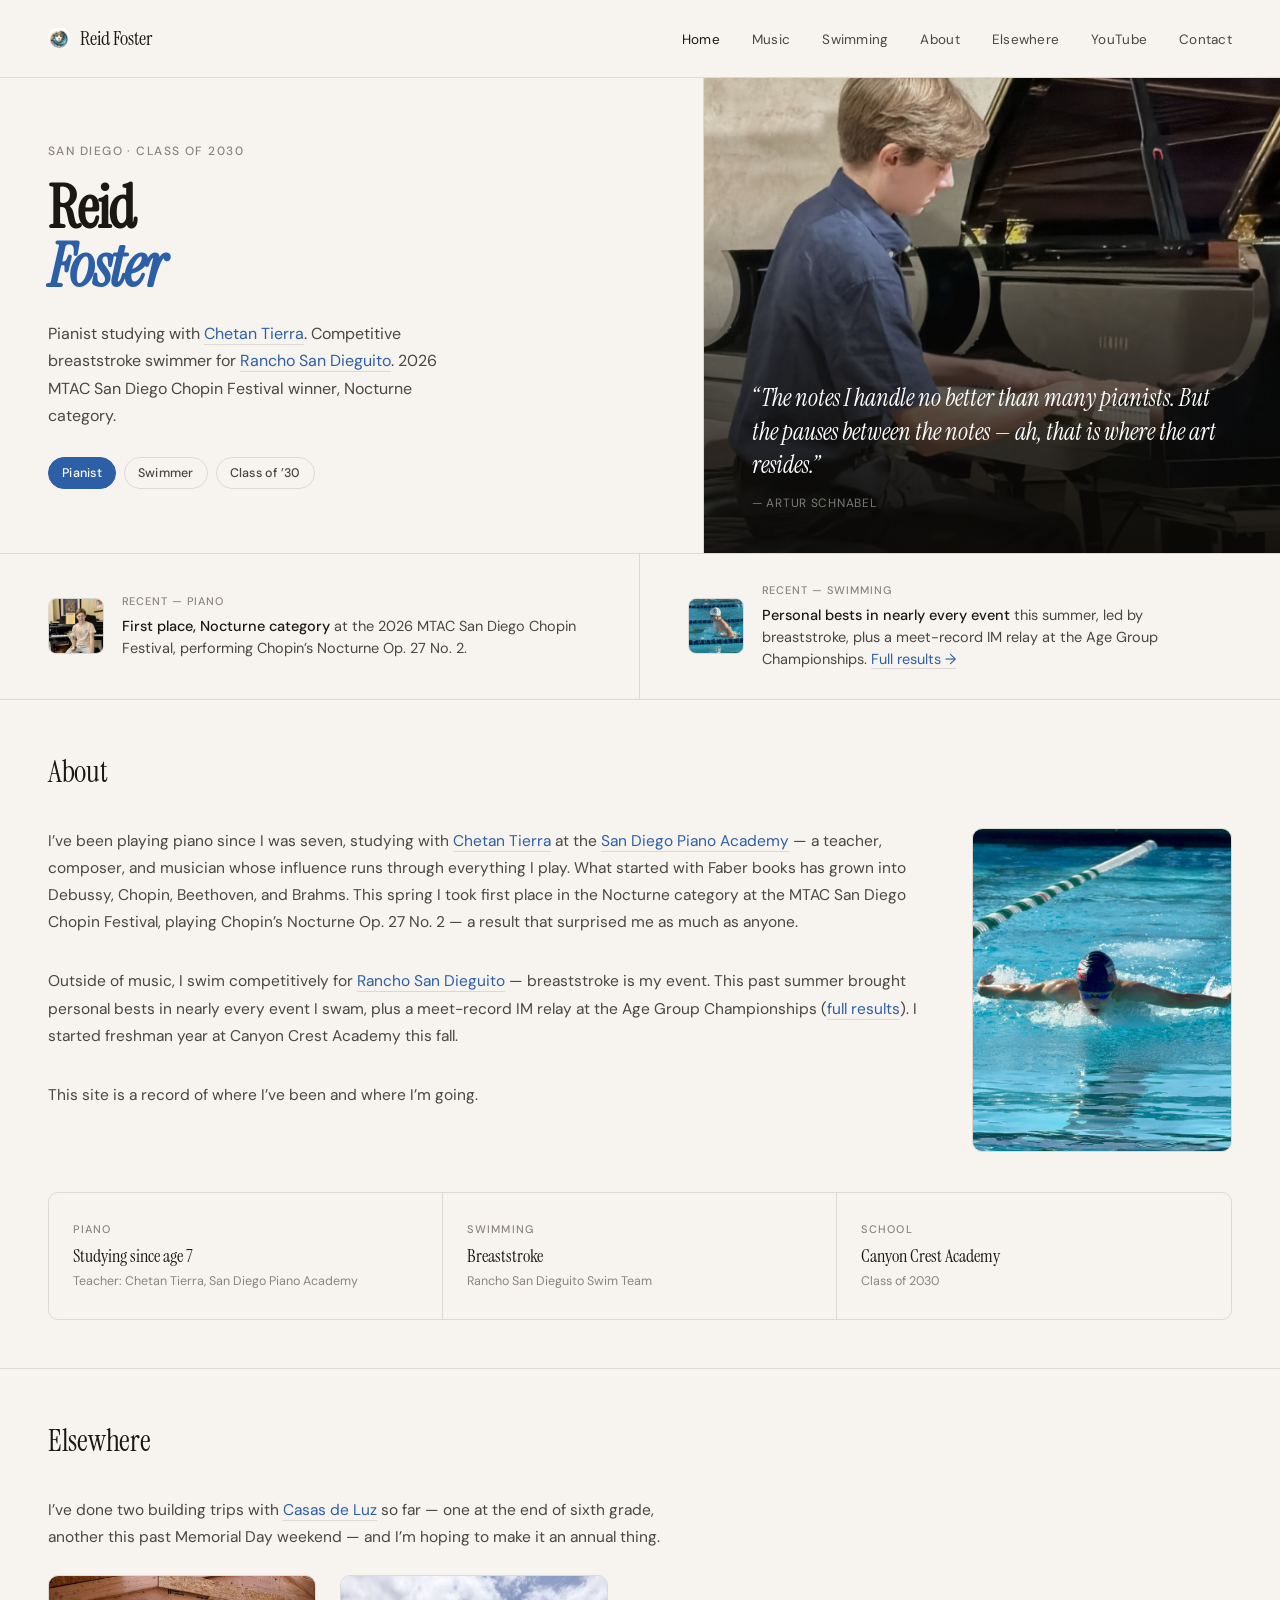
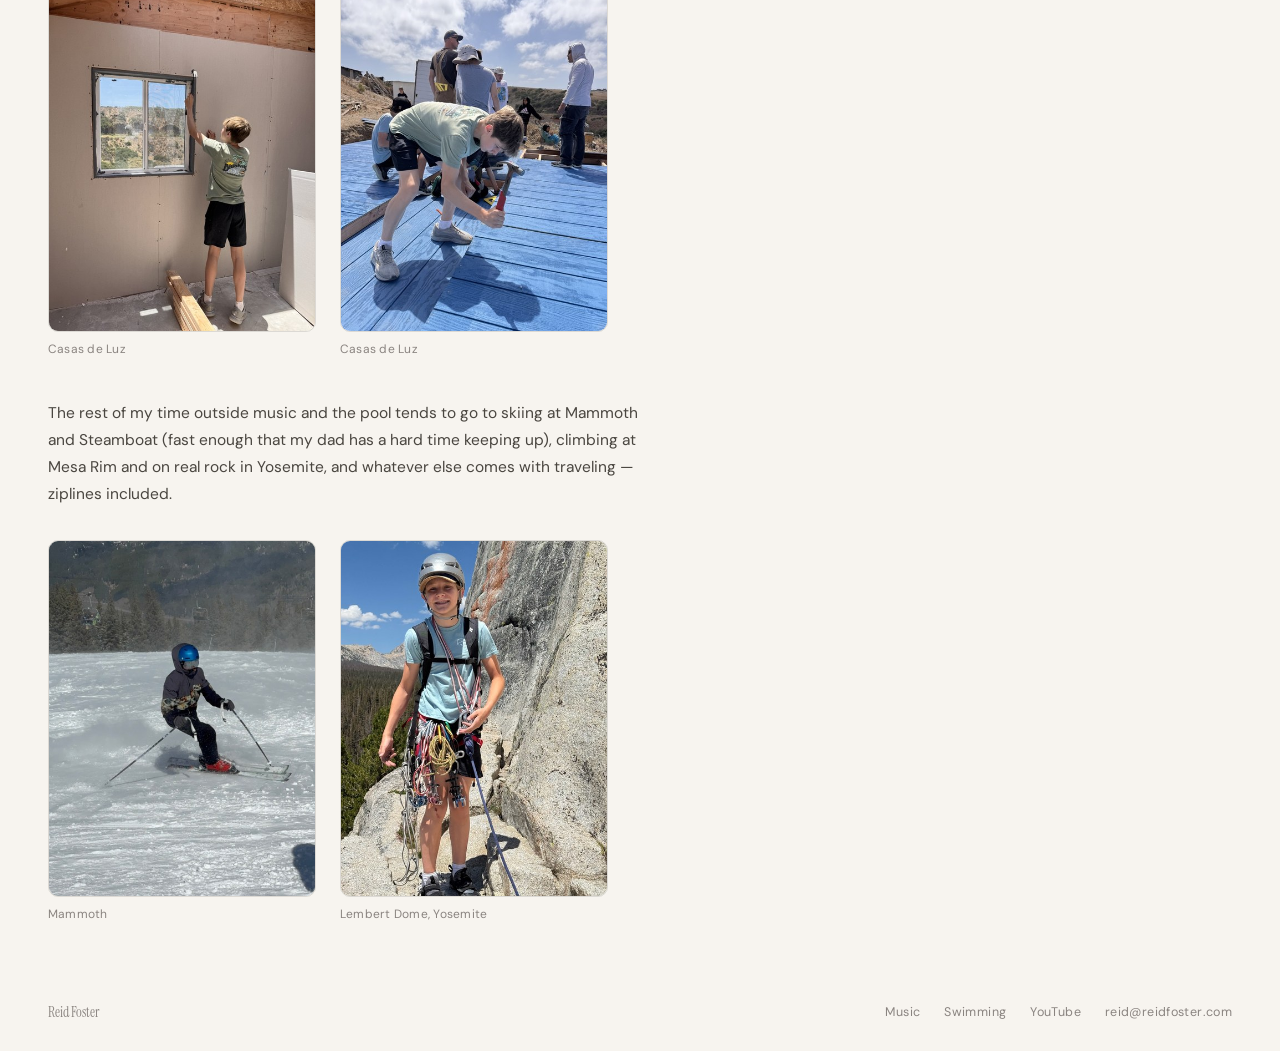
<file: index.html>
<!DOCTYPE html>
<html lang="en">
<head>
<meta charset="UTF-8">
<meta name="viewport" content="width=device-width, initial-scale=1.0">
<title>Reid Foster</title>
<meta name="description" content="Reid Foster — pianist and competitive swimmer, San Diego. Studying piano with Chetan Tierra; 2026 MTAC Chopin Festival winner.">
<link rel="icon" href="favicon-32.png" sizes="32x32" type="image/png">
<link rel="icon" href="favicon-16.png" sizes="16x16" type="image/png">
<link rel="apple-touch-icon" href="apple-touch-icon.png">
<link rel="stylesheet" href="style.css">
</head>
<body>

<nav>
  <a href="index.html" class="nav-name"><span class="mark"><img src="favicon-48.png" alt="" width="22" height="22"></span>Reid Foster</a>
  <ul class="nav-links">
    <li><a href="index.html" class="active">Home</a></li>
    <li><a href="music.html">Music</a></li>
    <li><a href="swimming.html">Swimming</a></li>
    <li><a href="index.html#about">About</a></li>
    <li><a href="index.html#elsewhere">Elsewhere</a></li>
    <li><a href="https://www.youtube.com/@BoysOn88Keys" target="_blank" rel="noopener">YouTube</a></li>
    <li><a href="mailto:reid@reidfoster.com">Contact</a></li>
  </ul>
</nav>

<div class="hero">
  <div class="hero-text">
    <div class="hero-eyebrow">San Diego &middot; Class of 2030</div>
    <h1 class="hero-name">Reid<br><em>Foster</em></h1>
    <p class="hero-desc">Pianist studying with <a href="https://www.sandiegopianoacademy.com/chetan-tierra" target="_blank" rel="noopener" style="color: var(--accent); border-bottom: 0.5px solid var(--rule); text-decoration: none;">Chetan Tierra</a>. Competitive breaststroke swimmer for <a href="https://www.gomotionapp.com/team/sirsd/page/home" target="_blank" rel="noopener" style="color: var(--accent); border-bottom: 0.5px solid var(--rule); text-decoration: none;">Rancho San Dieguito</a>. 2026 MTAC San Diego Chopin Festival winner, Nocturne category.</p>
    <div class="hero-tags">
      <a href="music.html" class="tag accent">Pianist</a>
      <a href="swimming.html" class="tag">Swimmer</a>
      <a href="index.html#about" class="tag">Class of &rsquo;30</a>
    </div>
  </div>
  <div class="hero-visual">
    <div class="hero-quote">
      <div class="hero-quote-text">&ldquo;The notes I handle no better than many pianists. But the pauses between the notes &mdash; ah, that is where the art resides.&rdquo;</div>
      <div class="hero-quote-source">&mdash; Artur Schnabel</div>
    </div>
  </div>
</div>

<div class="highlights">
  <div class="highlight">
    <img src="thumb_trophy.jpg" alt="Reid with his Chopin Festival trophy" class="highlight-photo">
    <div>
      <div class="highlight-label">Recent &mdash; Piano</div>
      <div class="highlight-body"><strong>First place, Nocturne category</strong> at the 2026 MTAC San Diego Chopin Festival, performing Chopin&rsquo;s Nocturne Op. 27 No. 2.</div>
    </div>
  </div>
  <div class="highlight">
    <img src="thumb_breaststroke.jpg" alt="Reid racing breaststroke for Rancho San Dieguito" class="highlight-photo">
    <div>
      <div class="highlight-label">Recent &mdash; Swimming</div>
      <div class="highlight-body"><strong>Personal bests in nearly every event</strong> this summer, led by breaststroke, plus a meet-record IM relay at the Age Group Championships. <a href="swimming.html" style="color: var(--accent); text-decoration: none; border-bottom: 0.5px solid var(--rule);">Full results &rarr;</a></div>
    </div>
  </div>
</div>

<div class="section" id="about">
  <div class="section-header">
    <span class="section-title">About</span>
  </div>
  <div class="about-grid">
  <div>
  <p style="font-size: 15.5px; color: var(--ink-soft); line-height: 1.75; margin-bottom: 2rem;">
    I&rsquo;ve been playing piano since I was seven, studying with <a href="https://www.sandiegopianoacademy.com/chetan-tierra" target="_blank" rel="noopener" style="color: var(--accent); border-bottom: 0.5px solid var(--rule); text-decoration: none;">Chetan Tierra</a> at the <a href="https://www.sandiegopianoacademy.com/" target="_blank" rel="noopener" style="color: var(--accent); border-bottom: 0.5px solid var(--rule); text-decoration: none;">San Diego Piano Academy</a> &mdash; a teacher, composer, and musician whose influence runs through everything I play. What started with Faber books has grown into Debussy, Chopin, Beethoven, and Brahms. This spring I took first place in the Nocturne category at the MTAC San Diego Chopin Festival, playing Chopin&rsquo;s Nocturne Op. 27 No. 2 &mdash; a result that surprised me as much as anyone.
  </p>
  <p style="font-size: 15.5px; color: var(--ink-soft); line-height: 1.75; margin-bottom: 2rem;">
    Outside of music, I swim competitively for <a href="https://www.gomotionapp.com/team/sirsd/page/home" target="_blank" rel="noopener" style="color: var(--accent); border-bottom: 0.5px solid var(--rule); text-decoration: none;">Rancho San Dieguito</a> &mdash; breaststroke is my event. This past summer brought personal bests in nearly every event I swam, plus a meet-record IM relay at the Age Group Championships (<a href="swimming.html" style="color: var(--accent); border-bottom: 0.5px solid var(--rule); text-decoration: none;">full results</a>). I started freshman year at Canyon Crest Academy this fall.
  </p>
  <p style="font-size: 15.5px; color: var(--ink-soft); line-height: 1.75; margin-bottom: 0;">
    This site is a record of where I&rsquo;ve been and where I&rsquo;m going.
  </p>
  </div>
  <img src="about_butterfly.jpg" alt="Reid swimming butterfly" style="width: 100%; height: auto; border-radius: 10px; border: 0.5px solid var(--rule); object-fit: cover;">
  </div>
  <div class="about-strip" style="margin-top: 2.5rem;">
    <div class="about-item">
      <div class="about-label">Piano</div>
      <div class="about-value">Studying since age 7</div>
      <div class="about-sub">Teacher: Chetan Tierra, San Diego Piano Academy</div>
    </div>
    <div class="about-item">
      <div class="about-label">Swimming</div>
      <div class="about-value">Breaststroke</div>
      <div class="about-sub">Rancho San Dieguito Swim Team</div>
    </div>
    <div class="about-item">
      <div class="about-label">School</div>
      <div class="about-value">Canyon Crest Academy</div>
      <div class="about-sub">Class of 2030</div>
    </div>
  </div>
</div>

<div class="section" id="elsewhere">
  <div class="section-header">
    <span class="section-title">Elsewhere</span>
  </div>
  <p style="max-width: 620px; font-size: 15.5px; color: var(--ink-soft); line-height: 1.75; margin-bottom: 1.5rem;">
    I&rsquo;ve done two building trips with <a href="https://www.casasdeluz.org/" target="_blank" rel="noopener" style="color: var(--accent); border-bottom: 0.5px solid var(--rule); text-decoration: none;">Casas de Luz</a> so far &mdash; one at the end of sixth grade, another this past Memorial Day weekend &mdash; and I&rsquo;m hoping to make it an annual thing.
  </p>
  <div class="photo-row" style="margin-top: 1.5rem; margin-bottom: 2.5rem;">
    <figure>
      <img src="cdl_window.jpg" alt="Reid installing a window on a Casas de Luz build">
      <figcaption>Casas de Luz</figcaption>
    </figure>
    <figure>
      <img src="cdl_roof.jpg" alt="Reid hammering on the roof of a Casas de Luz build">
      <figcaption>Casas de Luz</figcaption>
    </figure>
  </div>
  <p style="max-width: 620px; font-size: 15.5px; color: var(--ink-soft); line-height: 1.75;">
    The rest of my time outside music and the pool tends to go to skiing at Mammoth and Steamboat (fast enough that my dad has a hard time keeping up), climbing at Mesa Rim and on real rock in Yosemite, and whatever else comes with traveling &mdash; ziplines included.
  </p>
  <div class="photo-row">
    <figure>
      <img src="elsewhere_ski_action.jpg" alt="Reid skiing at Mammoth">
      <figcaption>Mammoth</figcaption>
    </figure>
    <figure>
      <img src="elsewhere_climb.jpg" alt="Reid rock climbing at Lembert Dome, Yosemite">
      <figcaption>Lembert Dome, Yosemite</figcaption>
    </figure>
  </div>
</div>

<footer>
  <div class="footer-name">Reid Foster</div>
  <div class="footer-links">
    <a href="music.html">Music</a>
    <a href="swimming.html">Swimming</a>
    <a href="https://www.youtube.com/@BoysOn88Keys" target="_blank" rel="noopener">YouTube</a>
    <a href="mailto:reid@reidfoster.com">reid@reidfoster.com</a>
  </div>
</footer>

</body>
</html>
</file>
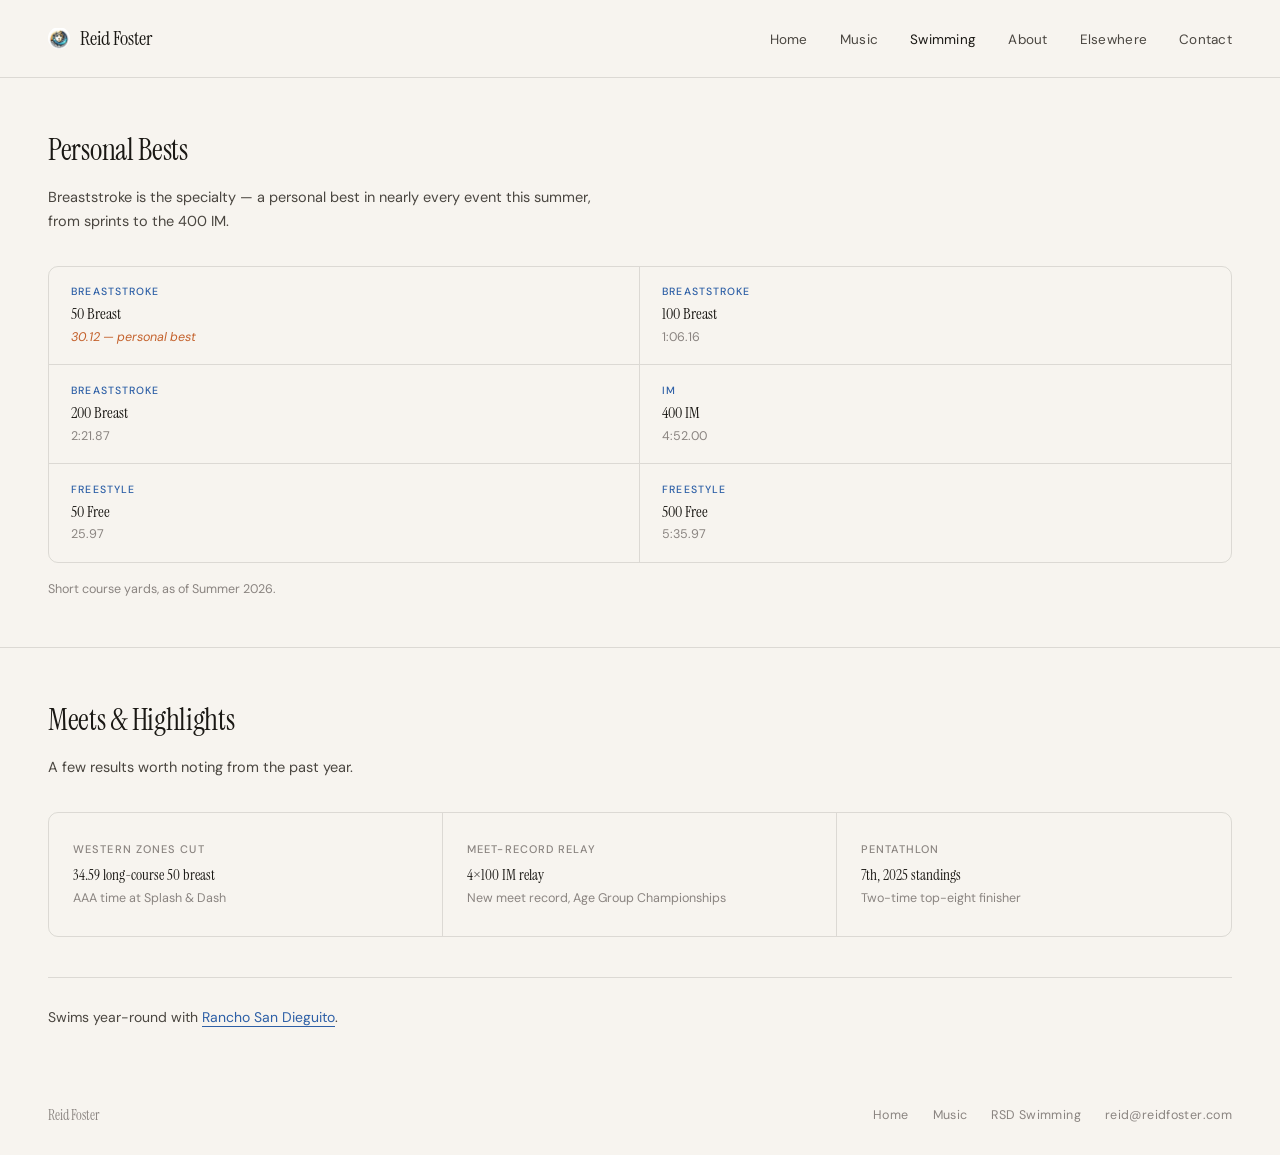
<file: swimming.html>
<!DOCTYPE html>
<html lang="en">
<head>
<meta charset="UTF-8">
<meta name="viewport" content="width=device-width, initial-scale=1.0">
<title>Swimming &mdash; Reid Foster</title>
<meta name="description" content="Reid Foster's swimming personal bests and meet highlights, Rancho San Dieguito.">
<link rel="icon" href="favicon-32.png" sizes="32x32" type="image/png">
<link rel="icon" href="favicon-16.png" sizes="16x16" type="image/png">
<link rel="apple-touch-icon" href="apple-touch-icon.png">
<link rel="stylesheet" href="style.css">
</head>
<body>

<nav>
  <a href="index.html" class="nav-name"><span class="mark"><img src="favicon-48.png" alt="" width="22" height="22"></span>Reid Foster</a>
  <ul class="nav-links">
    <li><a href="index.html">Home</a></li>
    <li><a href="music.html">Music</a></li>
    <li><a href="swimming.html" class="active">Swimming</a></li>
    <li><a href="index.html#about">About</a></li>
    <li><a href="index.html#elsewhere">Elsewhere</a></li>
    <li><a href="mailto:reid@reidfoster.com">Contact</a></li>
  </ul>
</nav>

<div class="section">
  <div class="section-header">
    <span class="section-title">Personal Bests</span>
  </div>
  <p class="section-sub">Breaststroke is the specialty &mdash; a personal best in nearly every event this summer, from sprints to the 400 IM.</p>
  <div class="repertoire-grid">
    <div class="piece">
      <div class="piece-composer">Breaststroke</div>
      <div class="piece-title">50 Breast</div>
      <div class="piece-note upcoming">30.12 &mdash; personal best</div>
    </div>
    <div class="piece">
      <div class="piece-composer">Breaststroke</div>
      <div class="piece-title">100 Breast</div>
      <div class="piece-note">1:06.16</div>
    </div>
    <div class="piece">
      <div class="piece-composer">Breaststroke</div>
      <div class="piece-title">200 Breast</div>
      <div class="piece-note">2:21.87</div>
    </div>
    <div class="piece">
      <div class="piece-composer">IM</div>
      <div class="piece-title">400 IM</div>
      <div class="piece-note">4:52.00</div>
    </div>
    <div class="piece">
      <div class="piece-composer">Freestyle</div>
      <div class="piece-title">50 Free</div>
      <div class="piece-note">25.97</div>
    </div>
    <div class="piece">
      <div class="piece-composer">Freestyle</div>
      <div class="piece-title">500 Free</div>
      <div class="piece-note">5:35.97</div>
    </div>
  </div>
  <p style="font-size: 12.5px; color: var(--ink-muted); margin-top: 1rem;">Short course yards, as of Summer 2026.</p>
</div>

<div class="section">
  <div class="section-header">
    <span class="section-title">Meets &amp; Highlights</span>
  </div>
  <p class="section-sub">A few results worth noting from the past year.</p>
  <div class="about-strip">
    <div class="about-item">
      <div class="about-label">Western Zones Cut</div>
      <div class="about-value" style="font-size: 15px; line-height: 1.4;">34.59 long-course 50 breast</div>
      <div class="about-sub">AAA time at Splash &amp; Dash</div>
    </div>
    <div class="about-item">
      <div class="about-label">Meet-Record Relay</div>
      <div class="about-value" style="font-size: 15px; line-height: 1.4;">4&times;100 IM relay</div>
      <div class="about-sub">New meet record, Age Group Championships</div>
    </div>
    <div class="about-item">
      <div class="about-label">Pentathlon</div>
      <div class="about-value" style="font-size: 15px; line-height: 1.4;">7th, 2025 standings</div>
      <div class="about-sub">Two-time top-eight finisher</div>
    </div>
  </div>
  <div class="archive-note">
    Swims year-round with <a href="https://www.gomotionapp.com/team/sirsd/page/home" target="_blank" rel="noopener">Rancho San Dieguito</a>.
  </div>
</div>

<footer>
  <div class="footer-name">Reid Foster</div>
  <div class="footer-links">
    <a href="index.html">Home</a>
    <a href="music.html">Music</a>
    <a href="https://www.gomotionapp.com/team/sirsd/page/home" target="_blank" rel="noopener">RSD Swimming</a>
    <a href="mailto:reid@reidfoster.com">reid@reidfoster.com</a>
  </div>
</footer>

</body>
</html>
</file>
<file: style.css>
@import url('https://fonts.googleapis.com/css2?family=Instrument+Serif:ital@0;1&family=DM+Sans:wght@300;400;500;600&display=swap');

:root {
  --cream: #F7F4EF;
  --ink: #1A1814;
  --ink-soft: #4A4640;
  --ink-muted: #8A8480;
  --accent: #2D5FA6;
  --accent-warm: #C4622D;
  --rule: rgba(26,24,20,0.12);
  --serif: 'Instrument Serif', Georgia, serif;
  --sans: 'DM Sans', system-ui, -apple-system, sans-serif;
}

* , *::before, *::after { box-sizing: border-box; margin: 0; padding: 0; }

html { scroll-behavior: smooth; }

body {
  background: var(--cream);
  color: var(--ink);
  font-family: var(--sans);
  font-size: 16px;
  line-height: 1.6;
  -webkit-font-smoothing: antialiased;
}

a { color: inherit; }

/* ---------- Nav ---------- */
nav {
  display: flex;
  align-items: center;
  justify-content: space-between;
  padding: 1.4rem 3rem;
  border-bottom: 0.5px solid var(--rule);
  position: sticky;
  top: 0;
  background: var(--cream);
  z-index: 10;
}
.nav-name {
  font-family: var(--serif);
  font-size: 20px;
  color: var(--ink);
  text-decoration: none;
  display: flex;
  align-items: center;
  gap: 10px;
}
.nav-name .mark { width: 22px; height: 22px; border-radius: 50%; overflow: hidden; flex-shrink: 0; }
.nav-links { display: flex; gap: 2rem; list-style: none; }
.nav-links a {
  font-size: 13.5px;
  font-weight: 400;
  color: var(--ink-soft);
  text-decoration: none;
  letter-spacing: 0.02em;
  transition: color 0.2s;
}
.nav-links a:hover, .nav-links a.active { color: var(--ink); }
.nav-toggle { display: none; }

@media (max-width: 640px) {
  nav { padding: 1rem 1.25rem; flex-wrap: wrap; row-gap: 0.6rem; }
  .nav-name { white-space: nowrap; }
  .nav-links { gap: 0.9rem; flex-wrap: wrap; width: 100%; }
  .nav-links a { font-size: 12.5px; }
}

/* ---------- Hero ---------- */
.hero {
  display: grid;
  grid-template-columns: 1.1fr 0.9fr;
  min-height: 460px;
  border-bottom: 0.5px solid var(--rule);
}
.hero-text {
  padding: 4rem 3rem;
  display: flex;
  flex-direction: column;
  justify-content: center;
  border-right: 0.5px solid var(--rule);
}
.hero-eyebrow {
  font-size: 12px;
  font-weight: 500;
  letter-spacing: 0.12em;
  text-transform: uppercase;
  color: var(--ink-muted);
  margin-bottom: 1.1rem;
}
.hero-name {
  font-family: var(--serif);
  font-size: 60px;
  line-height: 0.98;
  letter-spacing: -0.02em;
  color: var(--ink);
  margin-bottom: 1.5rem;
}
.hero-name em { font-style: italic; color: var(--accent); }
.hero-desc {
  font-size: 16px;
  color: var(--ink-soft);
  line-height: 1.7;
  max-width: 400px;
  margin-bottom: 1.75rem;
}
.hero-tags { display: flex; gap: 8px; flex-wrap: wrap; }
.tag {
  font-size: 12.5px;
  font-weight: 500;
  padding: 5px 13px;
  border-radius: 100px;
  border: 0.5px solid var(--rule);
  color: var(--ink-soft);
  letter-spacing: 0.02em;
  background: transparent;
  text-decoration: none;
  display: inline-block;
  transition: border-color 0.2s, color 0.2s;
}
.tag:hover { border-color: var(--ink-soft); color: var(--ink); }
.tag.accent { background: var(--accent); color: white; border-color: var(--accent); }
.tag.accent:hover { color: white; border-color: var(--accent); opacity: 0.9; }

.hero-visual {
  padding: 2.5rem 3rem;
  display: flex;
  flex-direction: column;
  justify-content: flex-end;
  background: var(--ink) url('hero_piano.jpg') center 20% / cover no-repeat;
  position: relative;
  overflow: hidden;
}
.hero-visual::before {
  content: "";
  position: absolute;
  inset: 0;
  background: linear-gradient(to top, rgba(10,9,7,0.92) 0%, rgba(10,9,7,0.55) 45%, rgba(10,9,7,0.08) 75%);
  z-index: 1;
}
.piano-keys {
  position: absolute; bottom: 0; left: 0; right: 0; height: 170px;
  display: flex; align-items: flex-end; padding: 0 2.5rem 2rem; opacity: 0.13;
}
.key-w { flex: 1; height: 130px; background: white; border-radius: 0 0 4px 4px; margin: 0 1px; }
.key-b { width: 30px; height: 78px; background: rgba(255,255,255,0.35); border-radius: 0 0 3px 3px; margin: 0 -15px; z-index: 1; position: relative; }
.hero-quote { position: relative; z-index: 2; }
.hero-quote-text { font-family: var(--serif); font-size: 24px; font-style: italic; color: white; line-height: 1.4; margin-bottom: 0.75rem; }
.hero-quote-source { font-size: 12px; color: rgba(255,255,255,0.45); letter-spacing: 0.06em; text-transform: uppercase; }

@media (max-width: 800px) {
  .hero { grid-template-columns: 1fr; min-height: unset; }
  .hero-text { border-right: none; border-bottom: 0.5px solid var(--rule); padding: 2.75rem 1.5rem; }
  .hero-name { font-size: 44px; }
  .hero-visual { min-height: 220px; padding: 2rem 1.5rem; }
}

/* ---------- Highlights strip ---------- */
.highlights {
  display: grid;
  grid-template-columns: 1fr 1fr;
  border-bottom: 0.5px solid var(--rule);
}
.highlight {
  padding: 1.75rem 3rem;
  border-right: 0.5px solid var(--rule);
  display: flex;
  gap: 1.1rem;
  align-items: center;
}
.highlight-photo {
  width: 56px;
  height: 56px;
  border-radius: 8px;
  object-fit: cover;
  flex-shrink: 0;
  border: 0.5px solid var(--rule);
}
.highlight:last-child { border-right: none; }
.highlight-icon {
  font-family: var(--serif);
  font-size: 20px;
  color: var(--accent-warm);
  flex-shrink: 0;
  margin-top: 2px;
}
.highlight-label { font-size: 11px; font-weight: 500; letter-spacing: 0.08em; text-transform: uppercase; color: var(--ink-muted); margin-bottom: 4px; }
.highlight-body { font-size: 14.5px; color: var(--ink-soft); line-height: 1.55; }
.highlight-body strong { font-weight: 500; color: var(--ink); }

@media (max-width: 800px) {
  .highlights { grid-template-columns: 1fr; }
  .highlight { border-right: none; border-bottom: 0.5px solid var(--rule); padding: 1.5rem; }
  .highlight:last-child { border-bottom: none; }
}

/* ---------- Section ---------- */
.section { padding: 3rem; border-bottom: 0.5px solid var(--rule); }
.section:last-of-type { border-bottom: none; }
.section-header { display: flex; align-items: baseline; gap: 1rem; margin-bottom: 2rem; }
.section-title { font-family: var(--serif); font-size: 30px; letter-spacing: -0.01em; color: var(--ink); }
.section-sub { font-size: 14.5px; color: var(--ink-soft); margin-top: -1.25rem; margin-bottom: 2rem; max-width: 560px; line-height: 1.65; }

@media (max-width: 800px) {
  .section { padding: 2.5rem 1.5rem; }
  .section-title { font-size: 24px; }
}

/* ---------- Repertoire grid ---------- */
.repertoire-grid {
  display: grid;
  grid-template-columns: 1fr 1fr;
  border: 0.5px solid var(--rule);
  border-radius: 10px;
  overflow: hidden;
}
.piece { padding: 1.1rem 1.4rem; border-bottom: 0.5px solid var(--rule); border-right: 0.5px solid var(--rule); transition: background 0.15s; }
.piece:hover { background: rgba(26,24,20,0.03); }
.piece:nth-child(even) { border-right: none; }
.piece:nth-last-child(-n+2) { border-bottom: none; }
.piece-composer { font-size: 10.5px; font-weight: 500; letter-spacing: 0.1em; text-transform: uppercase; color: var(--accent); margin-bottom: 3px; }
.piece-title { font-family: var(--serif); font-size: 16px; color: var(--ink); line-height: 1.3; margin-bottom: 2px; }
.piece-note { font-size: 12.5px; color: var(--ink-muted); }
.piece-note.upcoming { color: var(--accent-warm); font-style: italic; }

@media (max-width: 640px) {
  .repertoire-grid { grid-template-columns: 1fr; }
  .piece { border-right: none !important; }
}

/* ---------- Video grid (music page) ---------- */
.video-grid { display: grid; grid-template-columns: 1fr 1fr; gap: 1.75rem 2rem; }
.video-card.featured { grid-column: 1 / -1; }
.video-card.featured .video-frame { max-width: 640px; margin: 0 auto 0.85rem; }
.video-card { display: flex; flex-direction: column; }
.video-frame { position: relative; width: 100%; aspect-ratio: 16 / 9; border-radius: 8px; overflow: hidden; background: var(--ink); margin-bottom: 0.85rem; border: 0.5px solid var(--rule); }
.video-frame iframe { position: absolute; top: 0; left: 0; width: 100%; height: 100%; border: 0; }
.video-frame img { position: absolute; top: 0; left: 0; width: 100%; height: 100%; object-fit: contain; }
.play-btn {
  position: absolute; top: 50%; left: 50%; transform: translate(-50%, -50%);
  width: 56px; height: 56px; border-radius: 50%;
  background: rgba(10,9,7,0.65); border: 1.5px solid rgba(255,255,255,0.85);
  color: white; font-size: 18px; cursor: pointer;
  display: flex; align-items: center; justify-content: center;
  padding-left: 3px; transition: background 0.2s, transform 0.2s;
}
.play-btn:hover { background: var(--accent); transform: translate(-50%, -50%) scale(1.06); }
.video-title { font-family: var(--serif); font-size: 17px; margin-bottom: 2px; }
.video-meta { font-size: 12.5px; color: var(--ink-muted); }
.video-desc { font-size: 13.5px; color: var(--ink-soft); margin-top: 4px; line-height: 1.5; }

@media (max-width: 700px) {
  .video-grid { grid-template-columns: 1fr; }
}

.archive-note {
  margin-top: 2.5rem;
  padding-top: 1.75rem;
  border-top: 0.5px solid var(--rule);
  font-size: 14px;
  color: var(--ink-soft);
}
.archive-note a { color: var(--accent); text-decoration: none; border-bottom: 0.5px solid var(--accent); }

/* ---------- Elsewhere photo row ---------- */
.photo-row { display: grid; grid-template-columns: repeat(2, 1fr); gap: 1.5rem; max-width: 560px; margin-top: 2rem; }
.photo-row figure { margin: 0; }
.photo-row img { width: 100%; height: auto; border-radius: 10px; border: 0.5px solid var(--rule); display: block; object-fit: cover; aspect-ratio: 3 / 4; }
.photo-row figcaption { font-size: 12px; color: var(--ink-muted); margin-top: 0.5rem; letter-spacing: 0.02em; }

@media (max-width: 560px) {
  .photo-row { grid-template-columns: 1fr 1fr; max-width: 100%; }
}

/* ---------- About strip ---------- */
.about-grid { display: grid; grid-template-columns: 1fr 260px; gap: 2.5rem; align-items: start; }
.about-strip { display: grid; grid-template-columns: repeat(3, 1fr); border: 0.5px solid var(--rule); border-radius: 10px; overflow: hidden; }
.about-item { padding: 1.75rem 1.5rem; border-right: 0.5px solid var(--rule); }
.about-item:last-child { border-right: none; }
.about-label { font-size: 11px; font-weight: 500; letter-spacing: 0.1em; text-transform: uppercase; color: var(--ink-muted); margin-bottom: 0.4rem; }
.about-value { font-family: var(--serif); font-size: 18px; color: var(--ink); line-height: 1.3; }
.about-sub { font-size: 12.5px; color: var(--ink-muted); margin-top: 2px; }

@media (max-width: 640px) {
  .about-grid { grid-template-columns: 1fr; }
  .about-strip { grid-template-columns: 1fr; }
  .about-item { border-right: none; border-bottom: 0.5px solid var(--rule); }
  .about-item:last-child { border-bottom: none; }
}

/* ---------- Footer ---------- */
footer {
  padding: 1.75rem 3rem;
  display: flex;
  justify-content: space-between;
  align-items: center;
  flex-wrap: wrap;
  gap: 0.75rem;
}
.footer-name { font-family: var(--serif); font-size: 14px; color: var(--ink-muted); }
.footer-links { display: flex; gap: 1.5rem; }
.footer-links a { font-size: 12.5px; color: var(--ink-muted); text-decoration: none; letter-spacing: 0.03em; }
.footer-links a:hover { color: var(--ink); }

@media (max-width: 640px) { footer { padding: 1.5rem; } }
</file>
